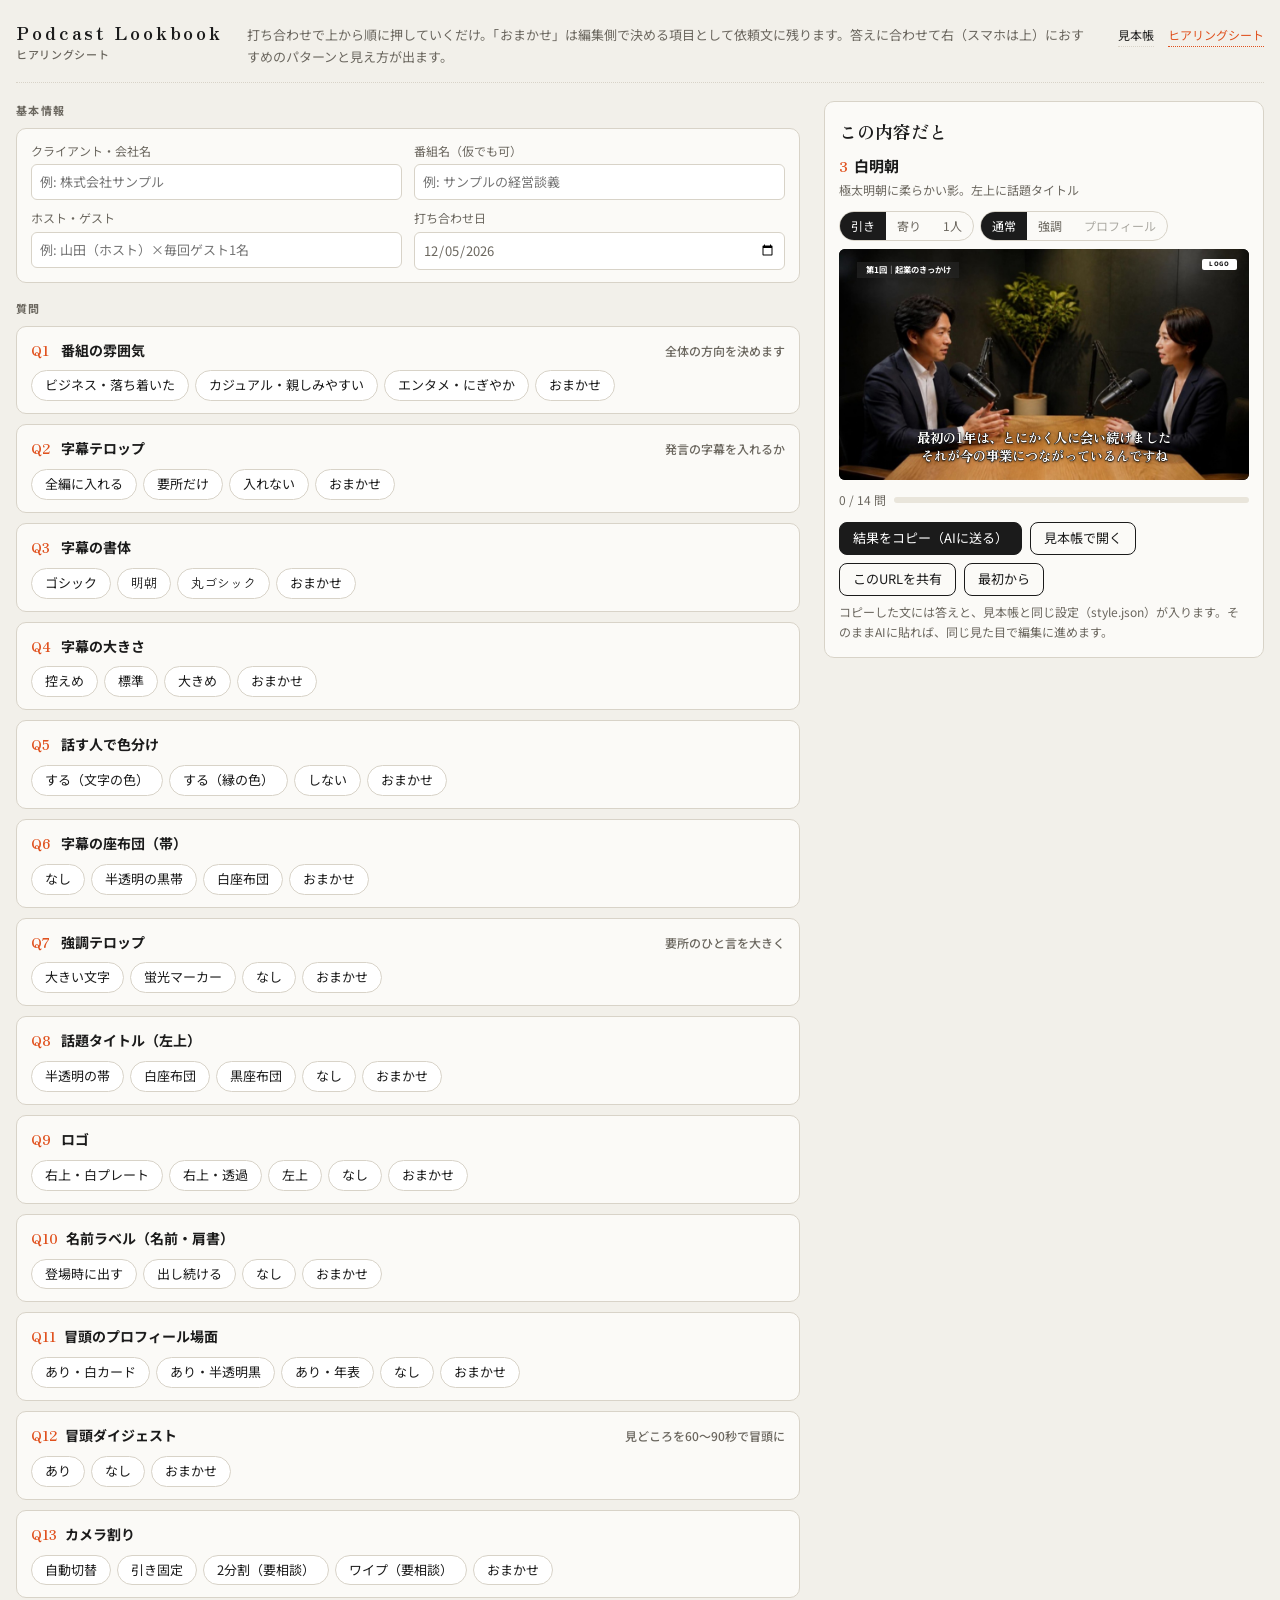
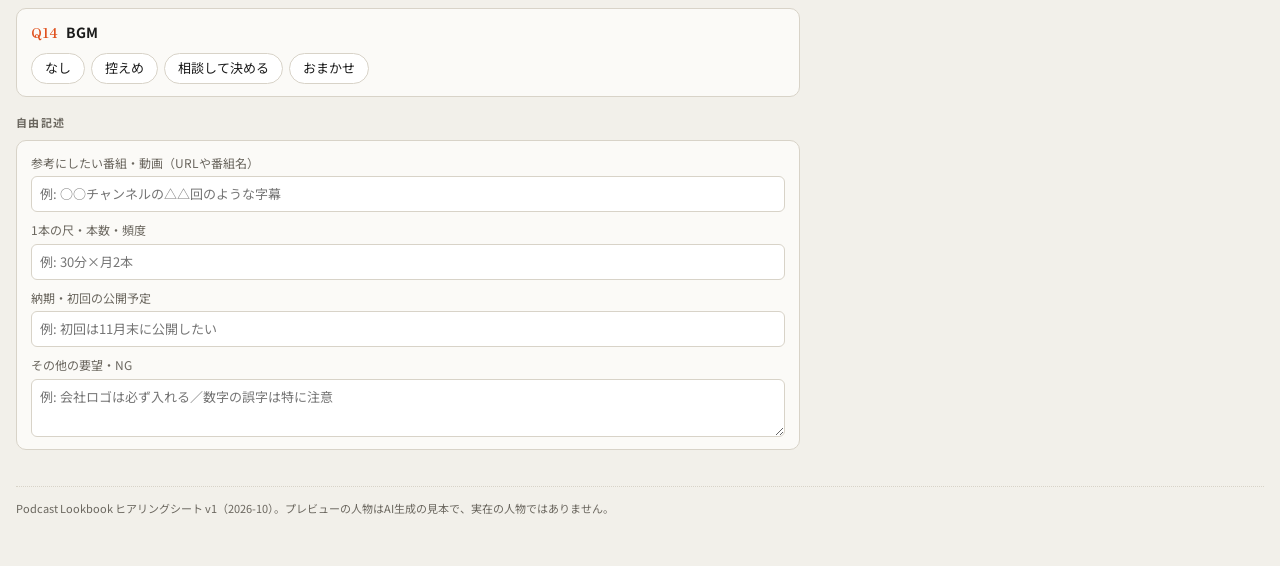
<file: hearing.html>
<!doctype html>
<html lang="ja">
<head>
<meta charset="utf-8">
<meta name="viewport" content="width=device-width, initial-scale=1, viewport-fit=cover">
<title>Podcast Lookbook ヒアリングシート</title>
<meta name="description" content="打ち合わせで質問に答えていくと、おすすめの編集パターンと見え方が出て、結果をそのままAIに送れるヒアリングシート">
<link rel="icon" href="data:,">
<link rel="preconnect" href="https://fonts.googleapis.com">
<link rel="preconnect" href="https://fonts.gstatic.com" crossorigin>
<link rel="stylesheet" href="https://fonts.googleapis.com/css2?family=Zen+Old+Mincho:wght@500;700;900&family=Noto+Sans+JP:wght@500;700;900&family=Zen+Maru+Gothic:wght@700;900&display=swap">
<link rel="stylesheet" href="lookbook.css">
<style>
  /* 構成: 左=質問（ボタンで選ぶ）／右=結果（おすすめパターン・見え方・コピー）。右は追従 */
  .grid{display:grid;grid-template-columns:minmax(0,1fr) 440px;gap:24px;margin-top:18px;align-items:start}
  .col{min-width:0}
  .qlist{display:grid;gap:10px}
  .q{background:var(--paper);border:1px solid var(--line);border-radius:10px;padding:12px 14px}
  .q.done{border-color:var(--ok)}
  .q .qt{display:flex;align-items:baseline;gap:8px;font-weight:700;font-size:14px;margin-bottom:8px}
  .q .qt .no{font-family:var(--display);color:var(--accent);font-weight:900;font-variant-numeric:tabular-nums;min-width:1.6em}
  .q .qt .why{font-weight:500;font-size:12px;color:var(--muted);margin-left:auto}
  .opts{display:flex;flex-wrap:wrap;gap:6px}
  .opt{border:1px solid var(--line);background:#fff;border-radius:999px;padding:6px 13px;font-size:13px;cursor:pointer;line-height:1.3}
  .opt:hover{border-color:var(--ink)}
  .opt[aria-pressed="true"]{background:var(--ink);color:#fff;border-color:var(--ink)}
  .opt.any[aria-pressed="true"]{background:var(--accent);border-color:var(--accent)}
  .q.off{opacity:.5}
  .basic{display:grid;grid-template-columns:repeat(2,minmax(0,1fr));gap:8px 12px}
  .basic label{display:flex;flex-direction:column;font-size:12px;color:var(--muted);gap:3px}
  .basic input,.free textarea,.free input{border:1px solid var(--line);border-radius:6px;padding:6px 8px;background:#fff;font-size:13px;width:100%}
  .free{display:grid;gap:8px}
  .free label{display:flex;flex-direction:column;font-size:12px;color:var(--muted);gap:3px}
  .free textarea{min-height:56px;resize:vertical}
  .result{position:sticky;top:12px}
  .result .box{background:var(--paper);border:1px solid var(--line);border-radius:10px;padding:14px}
  .result h2{font-family:var(--display);font-size:18px;margin:0 0 2px;font-weight:700}
  .result .pname{font-size:15px;font-weight:700;margin:6px 0 2px}
  .result .pname .num{font-family:var(--display);color:var(--accent);font-weight:900;margin-right:6px}
  .result .pdesc{font-size:12px;color:var(--muted);margin:0 0 10px}
  .tabs{display:flex;flex-wrap:wrap;gap:6px;margin:8px 0}
  .acts{display:flex;flex-wrap:wrap;gap:8px;margin-top:12px}
  .prog{display:flex;align-items:center;gap:8px;font-size:12px;color:var(--muted);margin-top:10px}
  .prog .bar{flex:1;height:6px;background:var(--soft);border-radius:3px;overflow:hidden}
  .prog .bar i{display:block;height:100%;background:var(--ok);width:0}
  .omk{font-size:12px;color:var(--muted);margin-top:8px}
  @media (max-width:900px){ .grid{grid-template-columns:1fr} .result{position:static;order:-1} .basic{grid-template-columns:1fr} }
</style>
</head>
<body>
<div class="wrap">
  <header>
    <div class="brand"><a href="index.html">Podcast Lookbook</a><small>ヒアリングシート</small></div>
    <p class="lead">打ち合わせで上から順に押していくだけ。「おまかせ」は編集側で決める項目として依頼文に残ります。答えに合わせて右（スマホは上）におすすめのパターンと見え方が出ます。</p>
    <nav class="nav"><a href="index.html">見本帳</a><a href="hearing.html" aria-current="page">ヒアリングシート</a></nav>
  </header>

  <div class="grid">
    <div class="col">
      <p class="label">基本情報</p>
      <div class="q basic" id="basic">
        <label>クライアント・会社名<input type="text" id="f_client" placeholder="例: 株式会社サンプル"></label>
        <label>番組名（仮でも可）<input type="text" id="f_program" placeholder="例: サンプルの経営談義"></label>
        <label>ホスト・ゲスト<input type="text" id="f_people" placeholder="例: 山田（ホスト）×毎回ゲスト1名"></label>
        <label>打ち合わせ日<input type="date" id="f_date"></label>
      </div>
      <p class="label" style="margin-top:16px">質問</p>
      <div class="qlist" id="qlist"></div>
      <p class="label" style="margin-top:16px">自由記述</p>
      <div class="q free">
        <label>参考にしたい番組・動画（URLや番組名）<input type="text" id="f_ref" placeholder="例: ○○チャンネルの△△回のような字幕"></label>
        <label>1本の尺・本数・頻度<input type="text" id="f_volume" placeholder="例: 30分×月2本"></label>
        <label>納期・初回の公開予定<input type="text" id="f_due" placeholder="例: 初回は11月末に公開したい"></label>
        <label>その他の要望・NG<textarea id="f_memo" placeholder="例: 会社ロゴは必ず入れる／数字の誤字は特に注意"></textarea></label>
      </div>
    </div>

    <div class="col result">
      <div class="box">
        <h2>この内容だと</h2>
        <div class="pname" id="pname"></div>
        <p class="pdesc" id="pdesc"></p>
        <div class="tabs">
          <span class="grp" id="shotTabs"><button type="button" data-shot="wide" aria-pressed="true">引き</button><button type="button" data-shot="close" aria-pressed="false">寄り</button><button type="button" data-shot="solo" aria-pressed="false">1人</button></span>
          <span class="grp" id="sceneTabs"><button type="button" data-scene="normal" aria-pressed="true">通常</button><button type="button" data-scene="emph" aria-pressed="false">強調</button><button type="button" data-scene="profile" aria-pressed="false">プロフィール</button></span>
        </div>
        <div class="frame" id="frame"></div>
        <div class="prog"><span id="progText"></span><span class="bar"><i id="progBar"></i></span></div>
        <div class="omk" id="omk"></div>
        <div class="acts">
          <button class="btn primary" type="button" id="btnCopy">結果をコピー（AIに送る）</button>
          <a class="btn" id="btnOpen" href="index.html" target="_blank" rel="noopener">見本帳で開く</a>
          <button class="btn" type="button" id="btnUrl">このURLを共有</button>
          <button class="btn" type="button" id="btnReset">最初から</button>
        </div>
        <textarea class="copybox" id="copyBox" readonly aria-label="ヒアリング結果"></textarea>
        <p class="hint">コピーした文には答えと、見本帳と同じ設定（style.json）が入ります。そのままAIに貼れば、同じ見た目で編集に進めます。</p>
      </div>
    </div>
  </div>

  <footer>Podcast Lookbook ヒアリングシート v1（2026-10）。プレビューの人物はAI生成の見本で、実在の人物ではありません。</footer>
</div>
<div class="toast" id="toast"></div>

<script src="lookbook-core.js"></script>
<script>
(function(){
  "use strict";
  var LB = window.Lookbook, esc = LB.esc;
  var $ = function(id){ return document.getElementById(id); };
  var ANY = "any";
  // 質問（id・文言・選択肢。dep は「字幕あり」のときだけ意味を持つ質問）
  var QUESTIONS = [
    {id:"mood", t:"番組の雰囲気", why:"全体の方向を決めます", opts:[["biz","ビジネス・落ち着いた"],["casual","カジュアル・親しみやすい"],["ent","エンタメ・にぎやか"]]},
    {id:"cap", t:"字幕テロップ", why:"発言の字幕を入れるか", opts:[["all","全編に入れる"],["key","要所だけ"],["none","入れない"]]},
    {id:"font", t:"字幕の書体", dep:true, font:{gothic:"var(--f-gothic)",mincho:"var(--f-mincho)",maru:"var(--f-maru)"}, opts:[["gothic","ゴシック"],["mincho","明朝"],["maru","丸ゴシック"]]},
    {id:"size", t:"字幕の大きさ", dep:true, opts:[["s","控えめ"],["m","標準"],["l","大きめ"]]},
    {id:"spk", t:"話す人で色分け", dep:true, opts:[["fill","する（文字の色）"],["stroke","する（縁の色）"],["no","しない"]]},
    {id:"plate", t:"字幕の座布団（帯）", dep:true, opts:[["none","なし"],["band","半透明の黒帯"],["white","白座布団"]]},
    {id:"emph", t:"強調テロップ", why:"要所のひと言を大きく", opts:[["big","大きい文字"],["marker","蛍光マーカー"],["none","なし"]]},
    {id:"title", t:"話題タイトル（左上）", opts:[["band","半透明の帯"],["white","白座布団"],["dark","黒座布団"],["none","なし"]]},
    {id:"logo", t:"ロゴ", opts:[["tr_plate","右上・白プレート"],["tr_clear","右上・透過"],["tl","左上"],["none","なし"]]},
    {id:"name", t:"名前ラベル（名前・肩書）", opts:[["intro","登場時に出す"],["always","出し続ける"],["none","なし"]]},
    {id:"prof", t:"冒頭のプロフィール場面", opts:[["white","あり・白カード"],["dark","あり・半透明黒"],["timeline","あり・年表"],["none","なし"]]},
    {id:"digest", t:"冒頭ダイジェスト", why:"見どころを60〜90秒で冒頭に", opts:[["yes","あり"],["no","なし"]]},
    {id:"cam", t:"カメラ割り", opts:[["auto","自動切替"],["wide","引き固定"],["split","2分割（要相談）"],["pip","ワイプ（要相談）"]]},
    {id:"bgm", t:"BGM", opts:[["none","なし"],["light","控えめ"],["ask","相談して決める"]]}
  ];
  var FREE = ["client","program","people","date","ref","volume","due","memo"];
  var a = {}, free = {}, view = { shot:"wide", scene:"normal" };

  function optLabel(q, v){ if(v===ANY) return "おまかせ"; var o=q.opts.filter(function(x){return x[0]===v;})[0]; return o? o[1] : "（未回答）"; }
  function capOff(){ return a.cap==="none"; }

  // ---------- 答え → パターンと設定 ----------
  function derive(){
    var pid;
    if(a.cap==="none") pid=1;
    else if(a.cam==="split"||a.cam==="pip") pid=10;
    else if(a.spk==="fill"||a.spk==="stroke") pid=4;
    else if(a.plate==="band") pid=5;
    else if(a.title==="white"||a.plate==="white") pid=6;
    else if(a.emph==="marker"||(a.digest==="yes"&&a.emph!=="big")) pid=7;
    else if(a.name==="always") pid=8;
    else if(a.mood==="ent"||a.size==="l") pid=9;
    else if(a.mood==="casual") pid=2;
    else pid=3; // ビジネス・おまかせの既定
    var s = LB.presetSpec(pid);
    if(a.cap==="none") s.cap.on=false; else if(a.cap==="all"||a.cap==="key") s.cap.on=true;
    if(!capOff()){
      if(a.font && a.font!==ANY) s.cap.font=a.font;
      if(a.size && a.size!==ANY) s.cap.size = a.size==="s"?0.85 : a.size==="l"?1.25 : 1.0;
      if(a.spk==="fill"){ s.cap.spk=true; s.cap.spkMode="fill"; s.cap.c1="#FFFFFF"; s.cap.c2="#FFF0A8"; }
      else if(a.spk==="stroke"){ s.cap.spk=true; s.cap.spkMode="stroke"; s.cap.c1="#1E7BE0"; s.cap.c2="#F2801E"; }
      else if(a.spk==="no") s.cap.spk=false;
      if(a.plate && a.plate!==ANY){ s.cap.plate=a.plate; if(a.plate!=="none"){ s.cap.stroke="none"; s.cap.shadow="none"; } }
    }
    if(a.emph==="none") s.emph.on=false; else if(a.emph&&a.emph!==ANY){ s.emph.on=true; s.emph.style=a.emph; }
    if(a.cap==="key" && (!a.emph||a.emph===ANY)) s.emph.on=true;
    if(a.title==="none") s.title.on=false; else if(a.title&&a.title!==ANY){ s.title.on=true; s.title.style=a.title; }
    if(a.logo==="none") s.logo.on=false; else if(a.logo==="tr_plate"){ s.logo.on=true; s.logo.pos="tr"; s.logo.style="plate"; } else if(a.logo==="tr_clear"){ s.logo.on=true; s.logo.pos="tr"; s.logo.style="transparent"; } else if(a.logo==="tl"){ s.logo.on=true; s.logo.pos="tl"; s.logo.style="plate"; }
    if(a.name==="none") s.name.on=false; else if(a.name&&a.name!==ANY) s.name.on=true;
    if(a.prof==="none") s.prof.on=false; else if(a.prof&&a.prof!==ANY){ s.prof.on=true; s.prof.style=a.prof; }
    if(a.digest==="yes") s.digest=true; else if(a.digest==="no") s.digest=false;
    if(a.cam && a.cam!==ANY) s.cam=a.cam;
    if(a.bgm && a.bgm!==ANY) s.bgm=a.bgm;
    return { pid:pid, spec:s };
  }
  function activeQuestions(){ return QUESTIONS.filter(function(q){ return !(q.dep && capOff()); }); }
  function answeredCount(){ return activeQuestions().filter(function(q){ return a[q.id]; }).length; }

  // ---------- 描画 ----------
  function renderQuestions(){
    var root=$("qlist"); root.innerHTML="";
    QUESTIONS.forEach(function(q,i){
      var off = q.dep && capOff();
      var d=document.createElement("div"); d.className="q"+(a[q.id]?" done":"")+(off?" off":""); d.id="q-"+q.id;
      var head='<div class="qt"><span class="no">Q'+(i+1)+'</span><span>'+esc(q.t)+'</span>'+(off?'<span class="why">字幕なしのため不要</span>':(q.why?'<span class="why">'+esc(q.why)+'</span>':''))+'</div>';
      var opts=document.createElement("div"); opts.className="opts";
      q.opts.concat([[ANY,"おまかせ"]]).forEach(function(o){
        var b=document.createElement("button"); b.type="button"; b.className="opt"+(o[0]===ANY?" any":""); b.textContent=o[1]; b.setAttribute("aria-pressed", String(a[q.id]===o[0]));
        if(q.font && q.font[o[0]]) b.style.fontFamily=q.font[o[0]];
        if(off) b.disabled=true;
        b.addEventListener("click", function(){ a[q.id] = (a[q.id]===o[0]) ? undefined : o[0]; renderAll(); });
        opts.appendChild(b);
      });
      d.innerHTML=head; d.appendChild(opts); root.appendChild(d);
    });
  }
  function renderResult(){
    var r=derive(), p=LB.patternById(r.pid);
    $("pname").innerHTML='<span class="num">'+p.id+'</span>'+esc(p.name)+(p.ask?' <span class="ask">要相談</span>':'');
    $("pdesc").textContent=p.desc;
    LB.paintFrame($("frame"), r.spec, view.shot, view.scene, "a");
    Array.prototype.forEach.call($("shotTabs").querySelectorAll("button"), function(b){ b.setAttribute("aria-pressed", String(b.dataset.shot===view.shot)); });
    Array.prototype.forEach.call($("sceneTabs").querySelectorAll("button"), function(b){ b.setAttribute("aria-pressed", String(b.dataset.scene===view.scene)); });
    $("sceneTabs").querySelector('[data-scene="profile"]').style.opacity = r.spec.prof.on ? "1" : ".55";
    $("sceneTabs").querySelector('[data-scene="emph"]').style.opacity = r.spec.emph.on ? "1" : ".55";
    var n=answeredCount(), total=activeQuestions().length;
    $("progText").textContent = n+" / "+total+" 問";
    $("progBar").style.width = Math.round(100*n/total)+"%";
    var omk = activeQuestions().filter(function(q){ return a[q.id]===ANY; }).map(function(q){ return q.t; });
    $("omk").textContent = omk.length ? "おまかせ: "+omk.join("・") : "";
    $("btnOpen").href = "index.html"+LB.encodeHash({pattern:p.id, shot:view.shot, scene:view.scene, studio:"a", spec:r.spec});
  }
  function renderAll(){ renderQuestions(); renderResult(); writeUrl(); }

  // ---------- 結果の文 ----------
  function resultText(){
    var r=derive(), p=LB.patternById(r.pid);
    var pre=[];
    var basics=[["クライアント",free.client],["番組",free.program],["ホスト・ゲスト",free.people],["打ち合わせ日",free.date]].filter(function(x){return x[1];});
    if(basics.length) pre.push(basics.map(function(x){ return x[0]+": "+x[1]; }).join("／"));
    pre.push("");
    pre.push("■ ヒアリングの答え");
    QUESTIONS.forEach(function(q,i){
      var off = q.dep && capOff();
      pre.push("Q"+(i+1)+" "+q.t+": "+(off ? "（字幕なしのため不要）" : (a[q.id]===ANY ? "おまかせ（編集側で決める）" : a[q.id] ? optLabel(q,a[q.id]) : "未回答")));
    });
    var fr=[["参考にしたい番組",free.ref],["尺・本数・頻度",free.volume],["納期・公開予定",free.due],["その他の要望・NG",free.memo]].filter(function(x){return x[1];});
    if(fr.length){ pre.push(""); pre.push("■ 自由記述"); fr.forEach(function(x){ pre.push(x[0]+": "+x[1]); }); }
    pre.push("");
    pre.push("■ おすすめの型（答えから自動で決めたもの。おまかせの項目は型の初期値）");
    var post=[];
    if(a.name==="intro") post.push("名前ラベルの出し方: 登場時だけ");
    if(a.name==="always") post.push("名前ラベルの出し方: 出し続ける");
    if(a.cap==="key") post.push("字幕は要所だけ（全編ではない）");
    var hearing = { answers: QUESTIONS.reduce(function(o,q){ o[q.id]=a[q.id]||null; return o; },{}), free: free };
    return LB.requestText(r.spec, p, { header:"【ポッドキャスト動画 ヒアリング結果（Podcast Lookbook）】", pre:pre, post:post, url: location.origin+location.pathname.replace(/hearing\.html$/,"index.html")+LB.encodeHash({pattern:p.id, shot:"wide", scene:"normal", studio:"a", spec:r.spec}), hearing:hearing });
  }
  function toast(msg){ var t=$("toast"); t.textContent=msg; t.classList.add("show"); clearTimeout(toast._tm); toast._tm=setTimeout(function(){ t.classList.remove("show"); }, 2200); }
  $("btnCopy").addEventListener("click", function(){ writeUrl(); LB.copyText(resultText(), $("copyBox"), toast, "ヒアリング結果をコピーしました。AIのチャットに貼ってください"); });
  $("btnUrl").addEventListener("click", function(){ writeUrl(); LB.copyText(location.href, $("copyBox"), toast, "URLをコピーしました"); });
  $("btnReset").addEventListener("click", function(){ a={}; free={}; FREE.forEach(function(k){ $("f_"+k).value=""; }); $("copyBox").classList.remove("show"); renderAll(); });
  $("shotTabs").addEventListener("click", function(e){ var b=e.target.closest("button"); if(!b) return; view.shot=b.dataset.shot; renderResult(); });
  $("sceneTabs").addEventListener("click", function(e){ var b=e.target.closest("button"); if(!b) return; view.scene=b.dataset.scene; renderResult(); });
  FREE.forEach(function(k){ var el=$("f_"+k); el.addEventListener("input", function(){ free[k]=el.value; clearTimeout(el._t); el._t=setTimeout(writeUrl,400); }); });

  // ---------- URL状態（答えと自由記述を # に） ----------
  function writeUrl(){
    var q=new URLSearchParams();
    QUESTIONS.forEach(function(x){ if(a[x.id]) q.set(x.id, a[x.id]); });
    FREE.forEach(function(k){ if(free[k]) q.set("f_"+k, free[k]); });
    try{ history.replaceState(null,"","#"+q.toString()); }catch(_){}
  }
  function readUrl(){
    var h=location.hash.replace(/^#/,""); if(!h) return;
    var q=new URLSearchParams(h);
    QUESTIONS.forEach(function(x){ var v=q.get(x.id); if(v && (v===ANY || x.opts.some(function(o){return o[0]===v;}))) a[x.id]=v; });
    FREE.forEach(function(k){ var v=q.get("f_"+k); if(v){ free[k]=v; $("f_"+k).value=v; } });
  }
  readUrl();
  if(!free.date){ var d=new Date(), z=function(n){return (n<10?"0":"")+n;}; $("f_date").value=d.getFullYear()+"-"+z(d.getMonth()+1)+"-"+z(d.getDate()); free.date=$("f_date").value; }
  renderAll();
})();
</script>
</body>
</html>
</file>
<file: lookbook.css>
/* Podcast Lookbook 共通スタイル: トークン、プレビュー枠（大小共通・cqh/cqw 比）、共通UI。ページ固有のレイアウトは各HTML側 */
:root{
  --bg:#F2F0EA; --paper:#FBFAF7; --ink:#1B1B1B; --muted:#6B675F; --line:#D8D3C8; --soft:#E9E5DB;
  --accent:#E0511E; --accent-soft:#FBE4DA; --ok:#2E7D4F; --warn:#9A6B00; --warn-soft:#FFF1CC;
  --display:"Zen Old Mincho","Hiragino Mincho ProN","Yu Mincho",serif;
  --body:"Noto Sans JP","Hiragino Sans","Yu Gothic",system-ui,sans-serif;
  --f-mincho:"Zen Old Mincho","Hiragino Mincho ProN","Yu Mincho",serif;
  --f-gothic:"Noto Sans JP","Hiragino Sans","Yu Gothic",sans-serif;
  --f-maru:"Zen Maru Gothic","Hiragino Maru Gothic ProN","Noto Sans JP",sans-serif;
  color-scheme: light;
}
*{box-sizing:border-box}
html,body{margin:0}
body{background:var(--bg);color:var(--ink);font-family:var(--body);font-size:14px;line-height:1.7;padding-block:0 48px;padding-inline:16px}
a{color:var(--accent)}
button,select,input,textarea{font:inherit;color:inherit}
.wrap{max-width:1360px;margin:0 auto}
header{display:flex;flex-wrap:wrap;align-items:baseline;gap:6px 24px;padding:22px 0 14px;border-bottom:1px dotted var(--line)}
.brand{font-family:var(--display);font-weight:900;letter-spacing:.16em;font-size:18px;line-height:1.2}
.brand a{color:inherit;text-decoration:none}
.brand small{display:block;font-family:var(--body);font-weight:500;letter-spacing:.06em;font-size:11px;color:var(--muted);margin-top:4px}
.lead{color:var(--muted);font-size:13px;margin:0;flex:1 1 320px}
.nav{font-size:12px;color:var(--muted);display:flex;gap:14px;align-items:baseline}
.nav a{color:var(--ink);text-decoration:none;border-bottom:1px dotted var(--line);padding-bottom:1px}
.nav a[aria-current="page"]{color:var(--accent);border-bottom-color:var(--accent)}
.label{font-size:11px;font-weight:700;letter-spacing:.12em;color:var(--muted);margin:0 0 8px}
.hint{font-size:12px;color:var(--muted);margin:6px 0 0}
.ask{display:inline-block;font-size:10px;color:var(--warn);background:var(--warn-soft);padding:0 5px;border-radius:3px;margin-left:4px;vertical-align:1px}
.badge{font-size:11px;color:var(--muted);border:1px dotted var(--line);border-radius:999px;padding:2px 9px}
.badge.on{color:var(--ok);border-color:var(--ok)}
/* ボタン類 */
.btn{border:1px solid var(--ink);background:var(--paper);border-radius:8px;padding:7px 13px;font-size:13px;cursor:pointer;line-height:1.3;text-decoration:none;color:inherit;display:inline-block}
.btn:hover{background:#fff}
.btn.primary{background:var(--ink);color:#fff;border-color:var(--ink)}
.btn.primary:hover{background:#000}
.btn[aria-disabled="true"]{opacity:.5;pointer-events:none}
.grp{display:inline-flex;border:1px solid var(--line);border-radius:999px;overflow:hidden;background:var(--paper)}
.grp button{border:0;background:transparent;padding:4px 11px;font-size:12px;cursor:pointer;color:var(--muted)}
.grp button[aria-pressed="true"]{background:var(--ink);color:#fff}
.grp button[disabled]{opacity:.45;cursor:default}
.seg{display:inline-flex;border:1px solid var(--line);border-radius:8px;overflow:hidden;background:#fff}
.seg button{border:0;background:transparent;padding:3px 9px;font-size:13px;cursor:pointer;color:var(--muted);font-weight:900}
.seg button[aria-pressed="true"]{background:var(--ink);color:#fff}
.btn:focus-visible,.grp button:focus-visible,.seg button:focus-visible,.pt:focus-visible,.refthumb:focus-visible,.opt:focus-visible{outline:2px solid var(--accent);outline-offset:2px}
.copybox{width:100%;margin-top:8px;font-family:ui-monospace,Menlo,monospace;font-size:12px;border:1px solid var(--line);border-radius:6px;background:var(--paper);padding:8px 10px;min-height:120px;resize:vertical;display:none}
.copybox.show{display:block}
.toast{position:fixed;left:50%;bottom:calc(20px + env(safe-area-inset-bottom,0px));transform:translateX(-50%);background:var(--ink);color:#fff;padding:8px 14px;border-radius:8px;font-size:13px;opacity:0;pointer-events:none;transition:opacity .2s;max-width:90vw;z-index:10}
.toast.show{opacity:1}
footer{margin-top:36px;padding-top:12px;border-top:1px dotted var(--line);font-size:11px;color:var(--muted)}
/* プレビュー枠（大小共通。文字や余白は枠の高さ比 cqh / 幅比 cqw） */
.frame{position:relative;aspect-ratio:16/9;max-width:100%;overflow:hidden;border-radius:6px;background:#111;container-type:size;color:#fff}
.frame.mini{pointer-events:none}
.frame .shot{position:absolute;inset:0;width:100%;height:100%;object-fit:cover;display:block}
.frame .ph{position:absolute;inset:0;display:none;background:radial-gradient(60% 55% at 32% 62%,#6f6557 0,rgba(0,0,0,0) 62%),radial-gradient(60% 55% at 68% 60%,#55616a 0,rgba(0,0,0,0) 62%),linear-gradient(180deg,#3a3f4b,#141720)}
.frame .split{position:absolute;inset:0;display:none;grid-template-columns:1fr 1fr;gap:0.4cqw;background:#000}
.frame .split img{width:100%;height:100%;object-fit:cover;display:block}
.frame.is-split .split{display:grid}
.frame.is-split .shot,.frame.is-split .ph{display:none}
.frame .pip{position:absolute;display:none;width:27cqw;aspect-ratio:16/9;right:3cqw;top:13cqh;border:0.35cqw solid #fff;border-radius:0.6cqw;overflow:hidden;background:#000;box-shadow:0 0.6cqh 1.6cqh rgba(0,0,0,.45)}
.frame .pip img{width:100%;height:100%;object-fit:cover;display:block}
.frame.is-pip .pip{display:block}
.ov{position:absolute;pointer-events:none}
.ov-cap{left:0;right:0;text-align:center;padding-inline:4cqw;display:flex;flex-direction:column;align-items:center;gap:0.6cqh}
.ov-cap .ln{display:inline-block;white-space:nowrap;line-height:1.25;font-weight:900}
.ov-cap.plate-band .ln{background:rgba(0,0,0,.62);padding:0.4cqh 1.2cqw}
.ov-cap.plate-white .ln{background:#fff;color:#1b1b1b !important;padding:0.4cqh 1.2cqw}
.ov-cap .mk{background:#00F842;color:#111;padding:0 .3em;-webkit-text-stroke:0;text-shadow:none}
.ov-title{top:5.5cqh;max-width:60cqw;font-weight:700;line-height:1.3;font-family:var(--f-gothic);font-size:3.6cqh}
.ov-title.band{background:rgba(40,40,40,.62);color:#fff;padding:1.2cqh 2cqw}
.ov-title.white{background:#fff;color:#141414;padding:1.1cqh 2cqw;font-weight:900;transform:skewX(-8deg);box-shadow:0.4cqw 0.5cqw 0 rgba(0,0,0,.65)}
.ov-title.white span{display:inline-block;transform:skewX(8deg)}
.ov-title.dark{background:#141414;color:#fff;padding:1.1cqh 2cqw;font-weight:900}
.ov-title.tl{left:4.5cqw} .ov-title.tr{right:4.5cqw;text-align:right}
.ov-logo{font-family:var(--f-gothic);font-weight:900;letter-spacing:.14em;line-height:1}
.ov-logo.plate{background:#fff;color:#1b1b1b;border-radius:0.5cqw;padding:0.9cqh 1.6cqw}
.ov-logo.transparent{color:#fff;text-shadow:0 0.3cqh 0.8cqh rgba(0,0,0,.6)}
.ov-logo.tr{right:3cqw;top:4.5cqh} .ov-logo.tl{left:3cqw;top:4.5cqh} .ov-logo.br{right:3cqw;bottom:4.5cqh} .ov-logo.bl{left:3cqw;bottom:4.5cqh}
.ov-name{font-family:var(--f-gothic);font-weight:700;font-size:2.7cqh;line-height:1.3;padding:0.7cqh 1.6cqw}
.ov-name.white{background:rgba(255,255,255,.94);color:#1b1b1b} .ov-name.dark{background:rgba(20,20,20,.85);color:#fff}
.ov-name.bl{left:4.5cqw} .ov-name.br{right:4.5cqw;text-align:right}
.ov-name small{display:block;font-weight:500;font-size:.8em;opacity:.85}
.ov-prof{font-family:var(--f-gothic);line-height:1.5}
.ov-prof.single{width:34cqw}
.ov-prof.single.left{left:5cqw} .ov-prof.single.right{right:5cqw} .ov-prof.single.center{left:33cqw}
.ov-prof.pair{left:4.5cqw;right:4.5cqw;display:flex;justify-content:space-between;align-items:flex-end;gap:2cqw}
.ov-prof.pair .pcard{width:31cqw}
.ov-prof.y-top{top:15cqh} .ov-prof.y-middle{top:27cqh} .ov-prof.y-bottom{bottom:9cqh}
.pcard{padding:1.8cqh 2.2cqw}
.pcard.white,.pcard.timeline{background:rgba(255,255,255,.95);color:#1b1b1b}
.pcard.dark{background:rgba(10,10,10,.74);color:#fff}
.pcard .pn{font-weight:900;font-size:3.4cqh;border-bottom:1px solid currentColor;padding-bottom:0.9cqh;margin-bottom:1.1cqh;white-space:nowrap}
.pcard .pn small{font-weight:500;font-size:.55em;margin-left:.6em}
.pcard .pb{font-size:2.1cqh;white-space:pre-line}
.ov-prof.pair .pcard .pn{font-size:3.1cqh} .ov-prof.pair .pcard .pb{font-size:1.95cqh}
@media (prefers-reduced-motion:reduce){ *{transition:none!important} }
</file>
